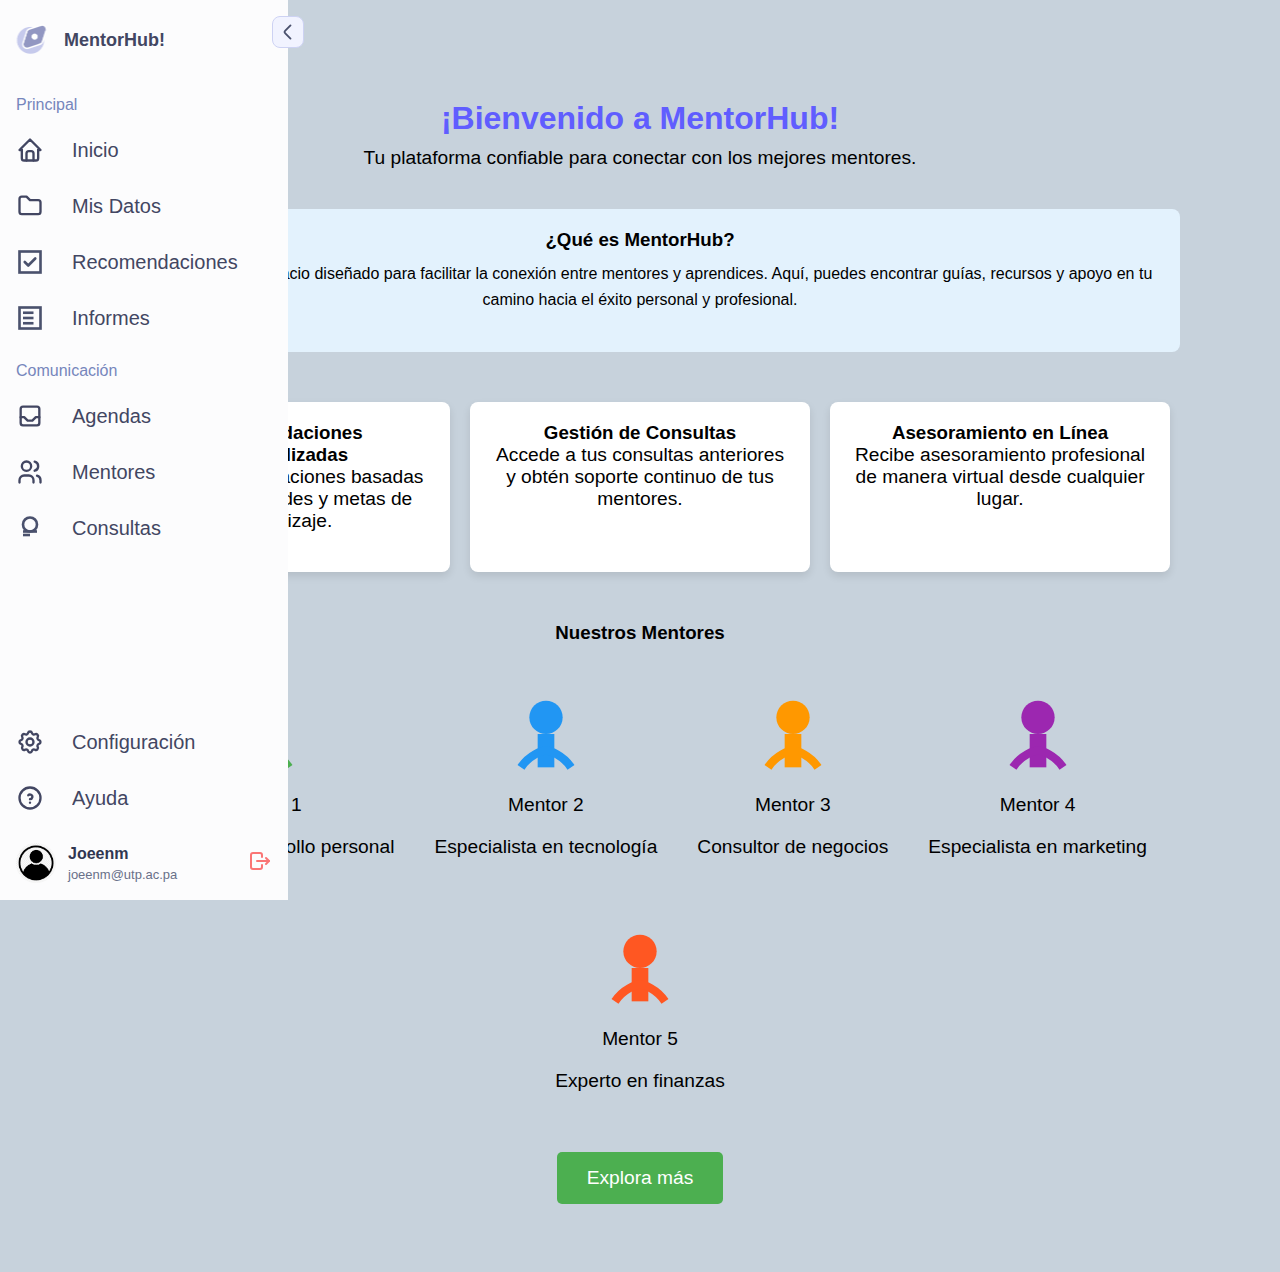
<file: views/index.html>
<!DOCTYPE html>
<html lang="en">

<head>
  <meta charset="utf-8">
  <title>MentorHub!</title>
  <link rel="icon" href="/asssets/images/logo.png" type="image/x-icon">
  <link rel="preconnect" href="https://fonts.googleapis.com">
  <link rel="preconnect" href="https://fonts.gstatic.com" crossorigin>
  <link href="https://fonts.googleapis.com/css2?family=Work+Sans&display=swap" rel="stylesheet">
  <link rel="stylesheet" href="/asssets/css/styleSidebar.css">
</head>

<body>
  <nav class="sidebar">
    <div class="sidebar-top-wrapper">
      <div class="sidebar-top">
        <a href="#" class="logo__wrapper">
          <img src="/asssets/images/logo.png" alt="Logo" class="logo-small">
          <span class="hide">
            MentorHub!
          </span>
        </a>
      </div>
      <div class="expand-btn">
        <svg width="16" height="16" viewBox="0 0 16 16" fill="none" xmlns="http://www.w3.org/2000/svg">
          <path d="M6.00979 2.72L10.3565 7.06667C10.8698 7.58 10.8698 8.42 10.3565 8.93333L6.00979 13.28"
            stroke="#4A516D" stroke-width="1.5" stroke-miterlimit="10" stroke-linecap="round" stroke-linejoin="round" />
        </svg>
      </div>
    </div>

    <div class="sidebar-links">
      <h2 class="sidebar-title">Principal</h2>
      <ul>
        <li>
          <a href="#home" title="Home" class="tooltip" id="home-link">
            <svg xmlns="http://www.w3.org/2000/svg" class="icon icon-tabler icon-tabler-home" width="24" height="24"
              viewBox="0 0 24 24" stroke-width="2" stroke="currentColor" fill="none" stroke-linecap="round"
              stroke-linejoin="round">
              <path stroke="none" d="M0 0h24v24H0z" fill="none"></path>
              <path d="M5 12l-2 0l9 -9l9 9l-2 0"></path>
              <path d="M5 12v7a2 2 0 0 0 2 2h10a2 2 0 0 0 2 -2v-7"></path>
              <path d="M9 21v-6a2 2 0 0 1 2 -2h2a2 2 0 0 1 2 2v6"></path>
            </svg>
            <span class="link hide">Inicio</span>
            <span class="tooltip__content">Inicio</span>
          </a>
        </li>
        <li>
          <a href="#mydata" title="mydata" class="tooltip" id="load-dataform">
              <svg xmlns="http://www.w3.org/2000/svg" width="24" height="24" viewBox="0 0 24 24" stroke-width="2"
                stroke="currentColor" fill="none" stroke-linecap="round" stroke-linejoin="round">
                <path stroke="none" d="M0 0h24v24H0z" fill="none"></path>
                <path d="M5 4h4l3 3h7a2 2 0 0 1 2 2v8a2 2 0 0 1 -2 2h-14a2 2 0 0 1 -2 -2v-11a2 2 0 0 1 2 -2"></path>
              </svg>
              <span class="link hide">Mis Datos</span>
              <span class="tooltip__content">Mis Datos</span>
          </a>
        </li>
        <li>
          <a href="#recommendations" title="Recommendations" class="tooltip" id="load-recommendations">
            <svg xmlns="http://www.w3.org/2000/svg" width="16" height="16" viewBox="0 0 16 16">
            <rect x="2" y="2" width="12" height="12" fill="none" stroke="#4A516D" stroke-width="1.5"/>
                <polyline points="5,8 7,10 11,6" fill="none" stroke="#4A516D" stroke-width="1.5" stroke-linecap="round" stroke-linejoin="round"/>
            </svg>
            <span class="link hide">Recomendaciones</span>
            <span class="tooltip__content">Recomendaciones</span>
          </a>
        </li>
        <li>
          <a href="#report" title="Report" class="tooltip" id="load-reports">
            <svg xmlns="http://www.w3.org/2000/svg" width="16" height="16" viewBox="0 0 16 16">
              <rect x="2" y="2" width="12" height="12" fill="none" stroke="#4A516D" stroke-width="1.5"/>
              <line x1="4" y1="5" x2="10" y2="5" stroke="#4A516D" stroke-width="1.5" />
              <line x1="4" y1="8" x2="10" y2="8" stroke="#4A516D" stroke-width="1.5" />
              <line x1="4" y1="11" x2="10" y2="11" stroke="#4A516D" stroke-width="1.5" />
            </svg>
            <span class="link hide">Informes</span>
            <span class="tooltip__content">Informes</span>
          </a>
        </li>
      </ul>
    </div>
    <div class="sidebar-links">
      <h2 class="sidebar-title">Comunicación</h2>
      <ul>
        <li>
          <a href="#schedule" title="schedule" class="tooltip">
            <svg xmlns="http://www.w3.org/2000/svg" width="24" height="24" viewBox="0 0 24 24" stroke-width="2"
              stroke="currentColor" fill="none" stroke-linecap="round" stroke-linejoin="round">
              <path stroke="none" d="M0 0h24v24H0z" fill="none"></path>
              <path d="M4 4m0 2a2 2 0 0 1 2 -2h12a2 2 0 0 1 2 2v12a2 2 0 0 1 -2 2h-12a2 2 0 0 1 -2 -2z"></path>
              <path d="M4 13h3l3 3h4l3 -3h3"></path>
            </svg>
            <span class="link hide">Agendas</span>
            <span class="tooltip__content">Agendas</span>
          </a>
        </li>
        <li>
          <a href="#mentors" title="Mentores" class="tooltip" id="load-mentors">
              <svg xmlns="http://www.w3.org/2000/svg" class="icon icon-tabler icon-tabler-users" width="24" height="24"
                  viewBox="0 0 24 24" stroke-width="2" stroke="currentColor" fill="none" stroke-linecap="round"
                  stroke-linejoin="round">
                  <path stroke="none" d="M0 0h24v24H0z" fill="none"></path>
                  <path d="M9 7m-4 0a4 4 0 1 0 8 0a4 4 0 1 0 -8 0"></path>
                  <path d="M3 21v-2a4 4 0 0 1 4 -4h4a4 4 0 0 1 4 4v2"></path>
                  <path d="M16 3.13a4 4 0 0 1 0 7.75"></path>
                  <path d="M21 21v-2a4 4 0 0 0 -3 -3.85"></path>
              </svg>
              <span class="link hide">Mentores</span>
              <span class="tooltip__content">Mentores</span>
          </a>
        </li>
        <li>
            <a href="#consultation" title="Consultation" class="tooltip">
              <svg xmlns="http://www.w3.org/2000/svg" width="16" height="16" viewBox="0 0 16 16">
                <circle cx="8" cy="6" r="4" fill="none" stroke="#4A516D" stroke-width="1.5" />
                <path d="M4 10H12" stroke="#4A516D" stroke-width="1.5" />
                <path d="M4 12H8" stroke="#4A516D" stroke-width="1.5" />
              </svg>
              <span class="link hide">Consultas</span>
              <span class="tooltip__content">Consultas</span>
            </a>
          </li>
      </ul>
    </div>

    <div class="sidebar-links bottom-links">
      <ul>
        <li>
          <a href="#settings" title="Settings" class="tooltip">
            <svg xmlns="http://www.w3.org/2000/svg" width="24" height="24" viewBox="0 0 24 24" stroke-width="2"
              stroke="currentColor" fill="none" stroke-linecap="round" stroke-linejoin="round">
              <path stroke="none" d="M0 0h24v24H0z" fill="none"></path>
              <path
                d="M10.325 4.317c.426 -1.756 2.924 -1.756 3.35 0a1.724 1.724 0 0 0 2.573 1.066c1.543 -.94 3.31 .826 2.37 2.37a1.724 1.724 0 0 0 1.065 2.572c1.756 .426 1.756 2.924 0 3.35a1.724 1.724 0 0 0 -1.066 2.573c.94 1.543 -.826 3.31 -2.37 2.37a1.724 1.724 0 0 0 -2.572 1.065c-.426 1.756 -2.924 1.756 -3.35 0a1.724 1.724 0 0 0 -2.573 -1.066c-1.543 .94 -3.31 -.826 -2.37 -2.37a1.724 1.724 0 0 0 -1.065 -2.572c-1.756 -.426 -1.756 -2.924 0 -3.35a1.724 1.724 0 0 0 1.066 -2.573c-.94 -1.543 .826 -3.31 2.37 -2.37c1 .608 2.296 .07 2.572 -1.065z">
              </path>
              <path d="M9 12a3 3 0 1 0 6 0a3 3 0 0 0 -6 0"></path>
            </svg>
            <span class="link hide">Configuración</span>
            <span class="tooltip__content">Configuración</span>
          </a>
        </li>
        <li>
          <a href="#help" title="Help" class="tooltip">
            <svg xmlns="http://www.w3.org/2000/svg" width="24" height="24" viewBox="0 0 24 24" stroke-width="2"
              stroke="currentColor" fill="none" stroke-linecap="round" stroke-linejoin="round">
              <path stroke="none" d="M0 0h24v24H0z" fill="none"></path>
              <path d="M3 12a9 9 0 1 0 18 0a9 9 0 0 0 -18 0"></path>
              <path d="M12 16v.01"></path>
              <path d="M12 13a2 2 0 0 0 .914 -3.782a1.98 1.98 0 0 0 -2.414 .483"></path>
            </svg>
            <span class="link hide">Ayuda</span>
            <span class="tooltip__content">Ayuda</span>
          </a>
        </li>
      </ul>
    </div>
    <div class="divider"></div>
    <div class="sidebar__profile">
      <div class="avatar__wrapper">
        <img class="avatar" src="/asssets/images/profile.jpg" alt="Profile Picture">
        <div class="online__status"></div>
      </div>
      <section class="avatar__name hide">
        <div class="user-name">Joeenm</div>
        <div class="email">joeenm@utp.ac.pa</div>
      </section>
      <a href="#logout" class="logout">
        <svg xmlns="http://www.w3.org/2000/svg" class="icon icon-tabler icon-tabler-logout" width="24" height="24"
          viewBox="0 0 24 24" stroke-width="2" stroke="currentColor" fill="none" stroke-linecap="round"
          stroke-linejoin="round">
          <path stroke="none" d="M0 0h24v24H0z" fill="none"></path>
          <path d="M14 8v-2a2 2 0 0 0 -2 -2h-7a2 2 0 0 0 -2 2v12a2 2 0 0 0 2 2h7a2 2 0 0 0 2 -2v-2"></path>
          <path d="M9 12h12l-3 -3"></path>
          <path d="M18 15l3 -3"></path>
        </svg>
      </a>
    </div>
    </div>
  </nav>

  <main id="main-content" class="content">
    <!-- Aquí se cargará dinámicamente el contenido-->
  </main>

  <script src="/asssets/js/sidebar.js"></script>
</body>
</html>
</file>
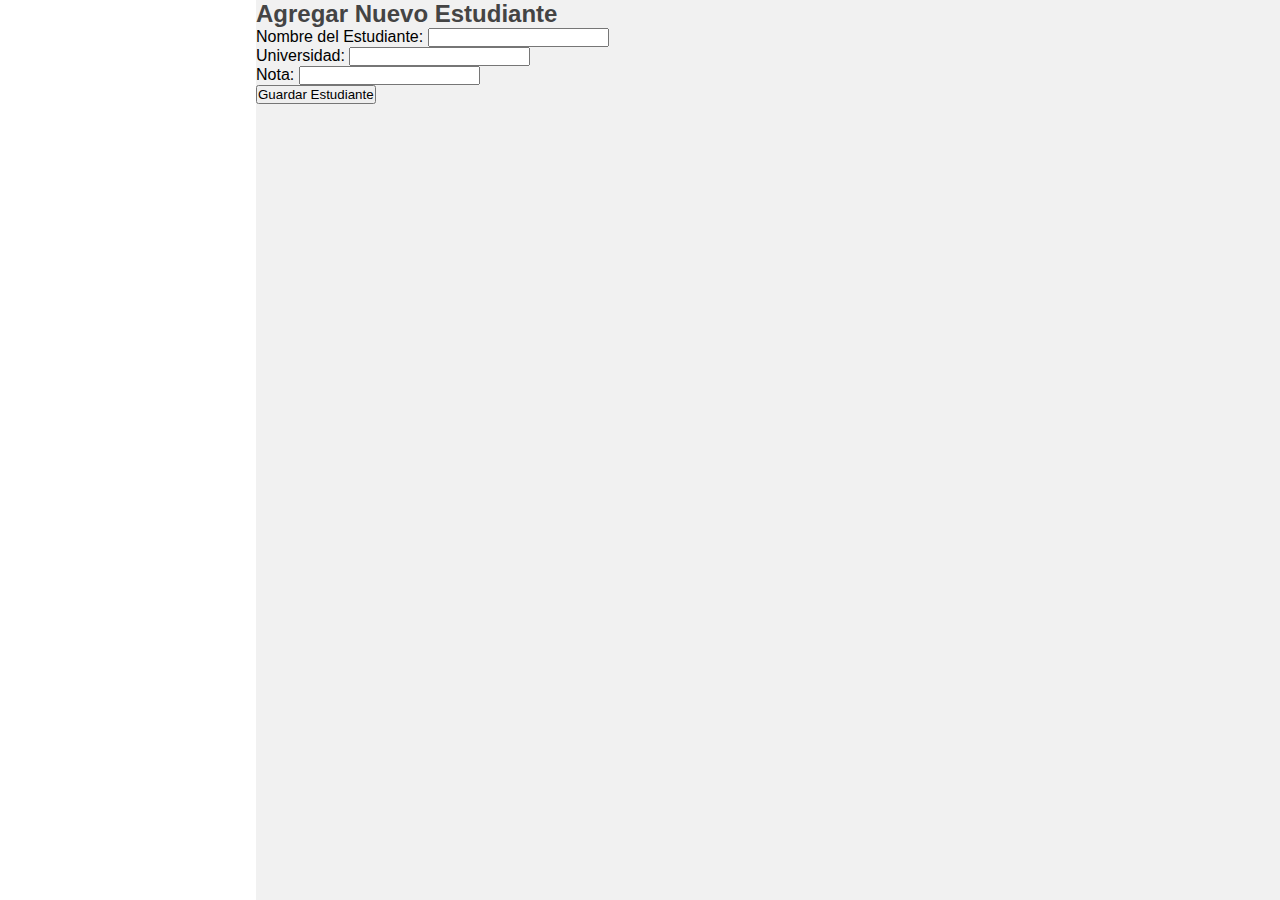
<file: views/agregar.html>
<?php include('conexion.php'); ?>

<!DOCTYPE html>
<html lang="en">
    
<head>
    <meta charset="UTF-8">
    <meta http-equiv="X-UA-Compatible" content="IE=edge">
    <meta name="viewport" content="width=device-width, initial-scale=1.0">
    <link rel="stylesheet" href="/asssets/css/estilo.css">
    <title>Agregar Estudiante</title>
</head>
<body>
    <div class="container">
        <h2>Agregar Nuevo Estudiante</h2>
        <form action="guardar_estudiante.php" method="POST">
            <label for="nombre">Nombre del Estudiante:</label>
            <input type="text" id="nombre" name="nombre" required><br>

            <label for="universidad">Universidad:</label>
            <input type="text" id="universidad" name="universidad" required><br>

            <label for="nota">Nota:</label>
            <input type="number" id="nota" name="nota" required><br>

            <input type="submit" value="Guardar Estudiante">
        </form>
    </div>
</body>
</html>
</file>
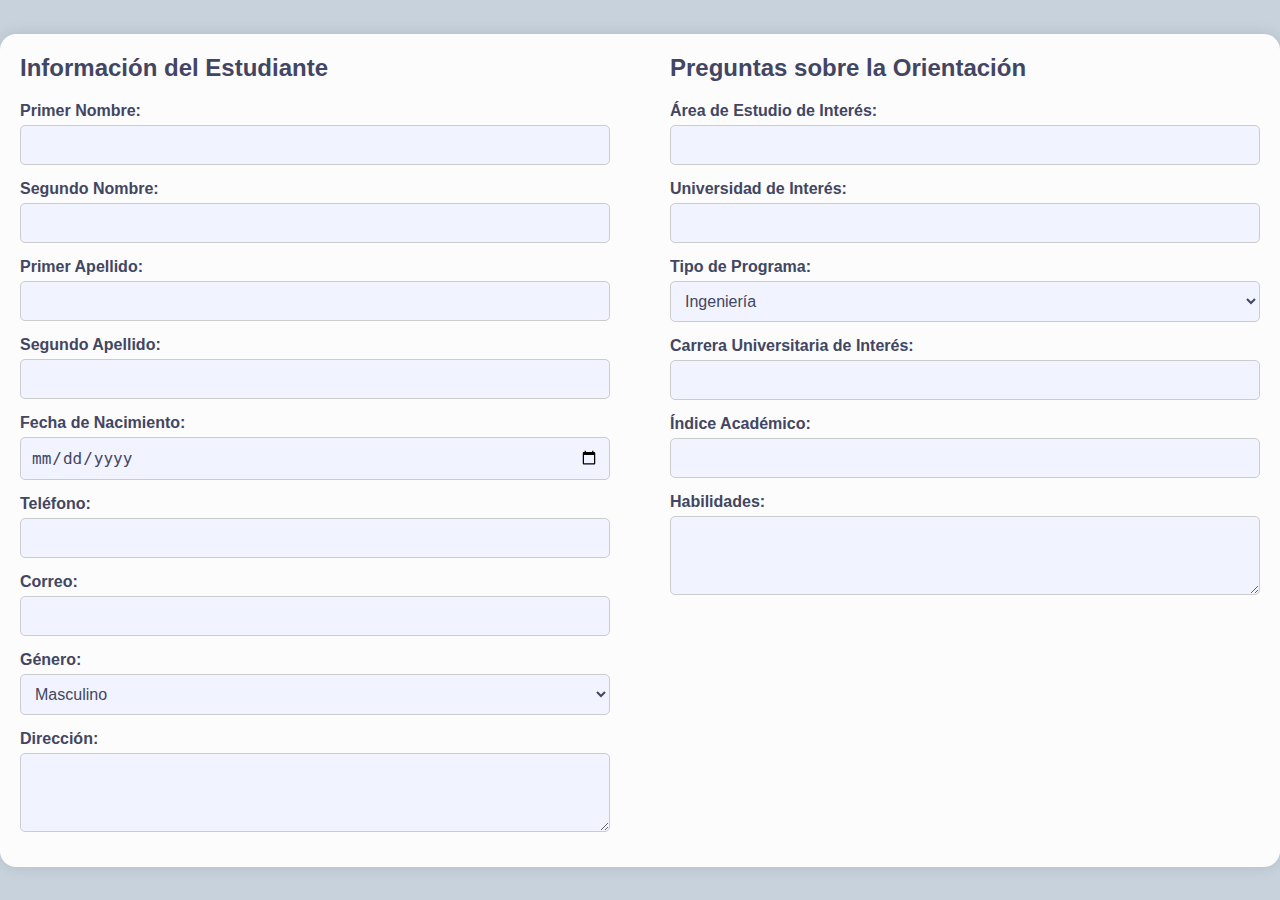
<file: views/dataForm.html>
<!DOCTYPE html>
<html lang="en">

<head>
  <meta charset="UTF-8">
  <meta name="viewport" content="width=device-width, initial-scale=1.0">
  <title>Mis datos - MentorHub</title>
  <link rel="stylesheet" href="/asssets/css/styleData.css">
</head>

<body>
  <div class="container">
    <div class="student-info">
      <h2>Información del Estudiante</h2>
      <form id="studentForm">
        <label for="firstName">Primer Nombre:</label>
        <input type="text" id="firstName" name="firstName">

        <label for="secondName">Segundo Nombre:</label>
        <input type="text" id="secondName" name="secondName">

        <label for="lastName1">Primer Apellido:</label>
        <input type="text" id="lastName1" name="lastName1">

        <label for="lastName2">Segundo Apellido:</label>
        <input type="text" id="lastName2" name="lastName2">

        <label for="birthDate">Fecha de Nacimiento:</label>
        <input type="date" id="birthDate" name="birthDate">

        <label for="phone">Teléfono:</label>
        <input type="tel" id="phone" name="phone">

        <label for="email">Correo:</label>
        <input type="email" id="email" name="email">

        <label for="gender">Género:</label>
        <select id="gender" name="gender">
          <option value="male">Masculino</option>
          <option value="female">Femenino</option>
          <option value="other">Otro</option>
        </select>

        <label for="address">Dirección:</label>
        <textarea id="address" name="address" rows="3"></textarea>
      </form>
    </div>

    <div class="orientation-info">
      <h2>Preguntas sobre la Orientación</h2>
      <form id="orientationForm">
        <label for="studyArea">Área de Estudio de Interés:</label>
        <input type="text" id="studyArea" name="studyArea">

        <label for="university">Universidad de Interés:</label>
        <input type="text" id="university" name="university">

        <label for="programType">Tipo de Programa:</label>
        <select id="programType" name="programType">
          <option value="ingenieria">Ingeniería</option>
          <option value="licenciatura">Licenciatura</option>
          <option value="tecnico">Técnico</option>
        </select>

        <label for="career">Carrera Universitaria de Interés:</label>
        <input type="text" id="career" name="career">

        <label for="gpa">Índice Académico:</label>
        <input type="number" id="gpa" name="gpa" step="0.01">

        <label for="skills">Habilidades:</label>
        <textarea id="skills" name="skills" rows="3"></textarea>
      </form>
    </div>
  </div>

  <script src=""></script>
</body>

</html>
</file>
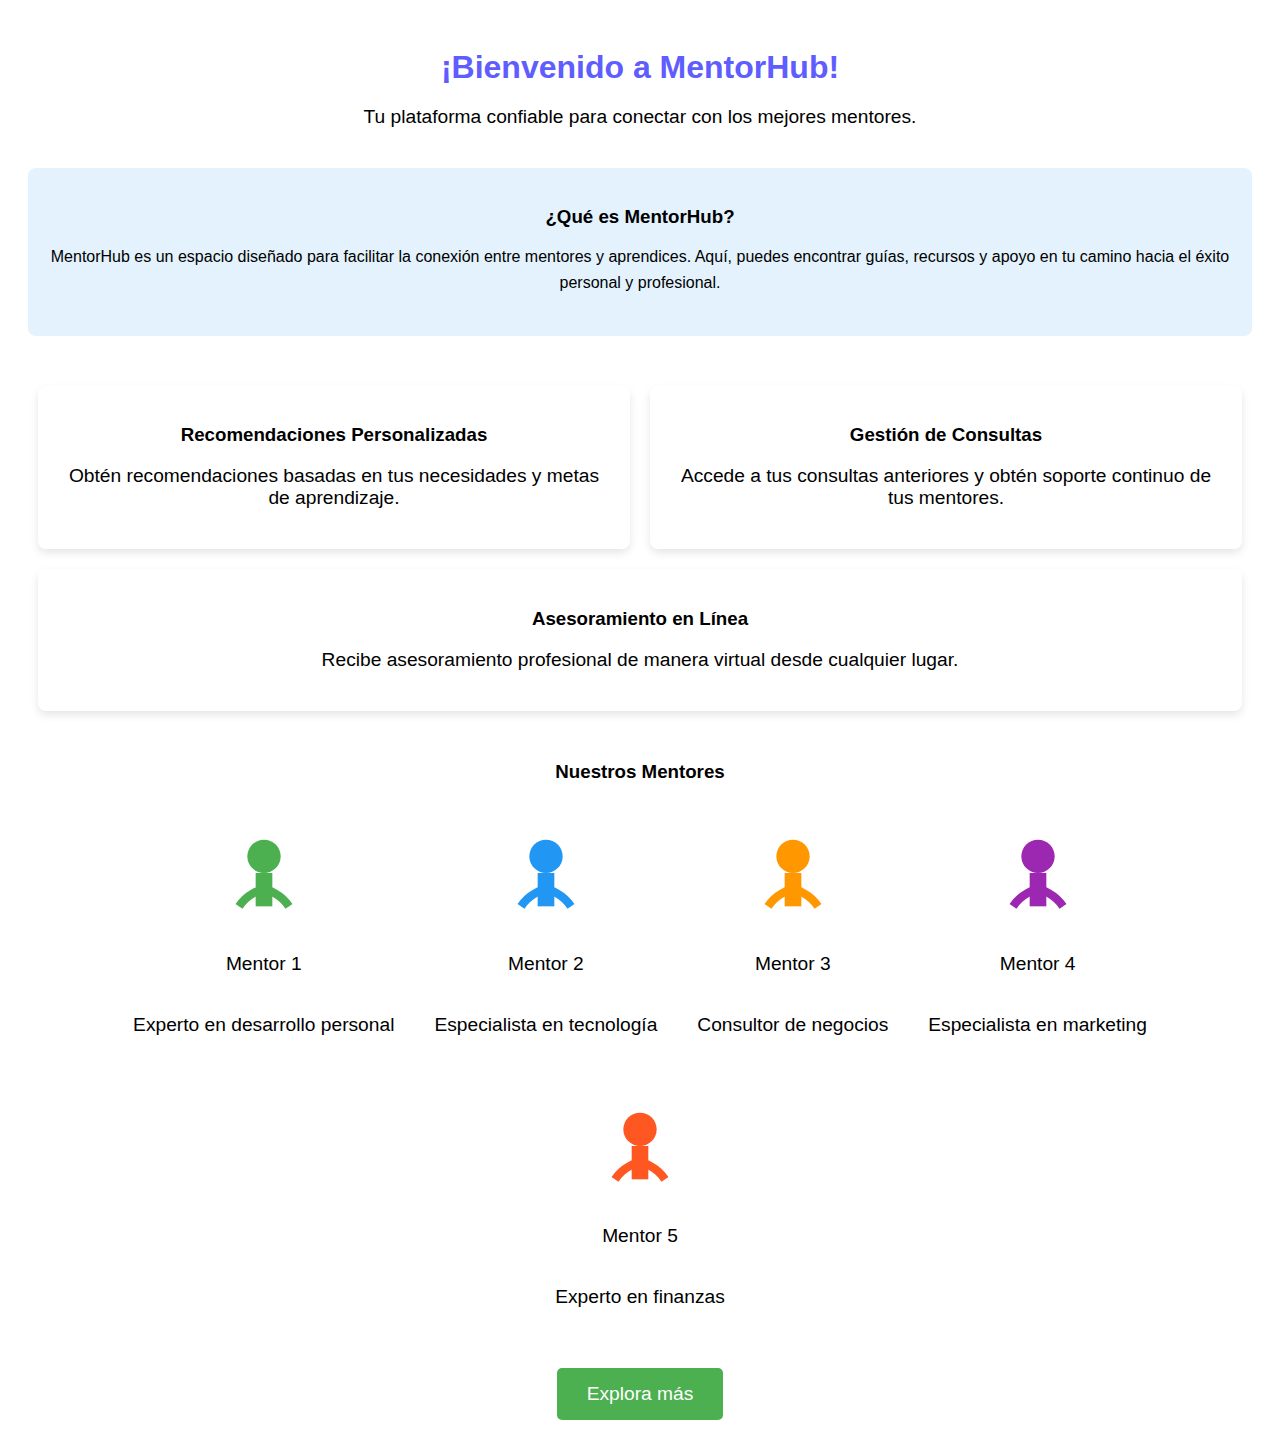
<file: views/home.html>
<!DOCTYPE html>
<html lang="en">
<head>
  <meta charset="UTF-8">
  <meta name="viewport" content="width=device-width, initial-scale=1.0">
  <title>Home - MentorHub</title>
  <link rel="stylesheet" href="/asssets/css/styleHome.css">
</head>
    <body>
        <div class="home-container">
        <h1>¡Bienvenido a MentorHub!</h1>
        <p>Tu plataforma confiable para conectar con los mejores mentores.</p>
    
        <div class="intro-section">
            <h3>¿Qué es MentorHub?</h3>
            <p>MentorHub es un espacio diseñado para facilitar la conexión entre mentores y aprendices. Aquí, puedes encontrar guías, recursos y apoyo en tu camino hacia el éxito personal y profesional.</p>
        </div>
    
        <div class="features">
            <div class="feature-box">
            <h3>Recomendaciones Personalizadas</h3>
            <p>Obtén recomendaciones basadas en tus necesidades y metas de aprendizaje.</p>
            </div>
            <div class="feature-box">
            <h3>Gestión de Consultas</h3>
            <p>Accede a tus consultas anteriores y obtén soporte continuo de tus mentores.</p>
            </div>
            <div class="feature-box">
            <h3>Asesoramiento en Línea</h3>
            <p>Recibe asesoramiento profesional de manera virtual desde cualquier lugar.</p>
            </div>
        </div>
    
        <div class="team-section">
            <h3>Nuestros Mentores</h3>
            <div class="team-members">
                <div class="team-member">
                    <svg xmlns="http://www.w3.org/2000/svg" class="mentor-icon" viewBox="0 0 24 24" width="100" height="100">
                        <circle cx="12" cy="8" r="4" fill="#4CAF50" />
                        <rect x="10" y="12" width="4" height="8" fill="#4CAF50" />
                        <path d="M6 20c2-3 5-4 6-4s4 1 6 4" fill="none" stroke="#4CAF50" stroke-width="2" />
                    </svg>
                    <p>Mentor 1</p>
                    <p>Experto en desarrollo personal</p>
                </div>
                <div class="team-member">
                    <svg xmlns="http://www.w3.org/2000/svg" class="mentor-icon" viewBox="0 0 24 24" width="100" height="100">
                        <circle cx="12" cy="8" r="4" fill="#2196F3" />
                        <rect x="10" y="12" width="4" height="8" fill="#2196F3" />
                        <path d="M6 20c2-3 5-4 6-4s4 1 6 4" fill="none" stroke="#2196F3" stroke-width="2" />
                    </svg>
                    <p>Mentor 2</p>
                    <p>Especialista en tecnología</p>
                </div>
                <div class="team-member">
                    <svg xmlns="http://www.w3.org/2000/svg" class="mentor-icon" viewBox="0 0 24 24" width="100" height="100">
                        <circle cx="12" cy="8" r="4" fill="#FF9800" />
                        <rect x="10" y="12" width="4" height="8" fill="#FF9800" />
                        <path d="M6 20c2-3 5-4 6-4s4 1 6 4" fill="none" stroke="#FF9800" stroke-width="2" />
                    </svg>
                    <p>Mentor 3</p>
                    <p>Consultor de negocios</p>
                </div>
                <div class="team-member">
                    <svg xmlns="http://www.w3.org/2000/svg" class="mentor-icon" viewBox="0 0 24 24" width="100" height="100">
                        <circle cx="12" cy="8" r="4" fill="#9C27B0" />
                        <rect x="10" y="12" width="4" height="8" fill="#9C27B0" />
                        <path d="M6 20c2-3 5-4 6-4s4 1 6 4" fill="none" stroke="#9C27B0" stroke-width="2" />
                    </svg>
                    <p>Mentor 4</p>
                    <p>Especialista en marketing</p>
                </div>
                <div class="team-member">
                    <svg xmlns="http://www.w3.org/2000/svg" class="mentor-icon" viewBox="0 0 24 24" width="100" height="100">
                        <circle cx="12" cy="8" r="4" fill="#FF5722" />
                        <rect x="10" y="12" width="4" height="8" fill="#FF5722" />
                        <path d="M6 20c2-3 5-4 6-4s4 1 6 4" fill="none" stroke="#FF5722" stroke-width="2" />
                    </svg>
                    <p>Mentor 5</p>
                    <p>Experto en finanzas</p>
                </div>
            </div>
        </div>        
    
        <button class="cta-button">Explora más</button>
        </div>
    </body>
</html>
</file>
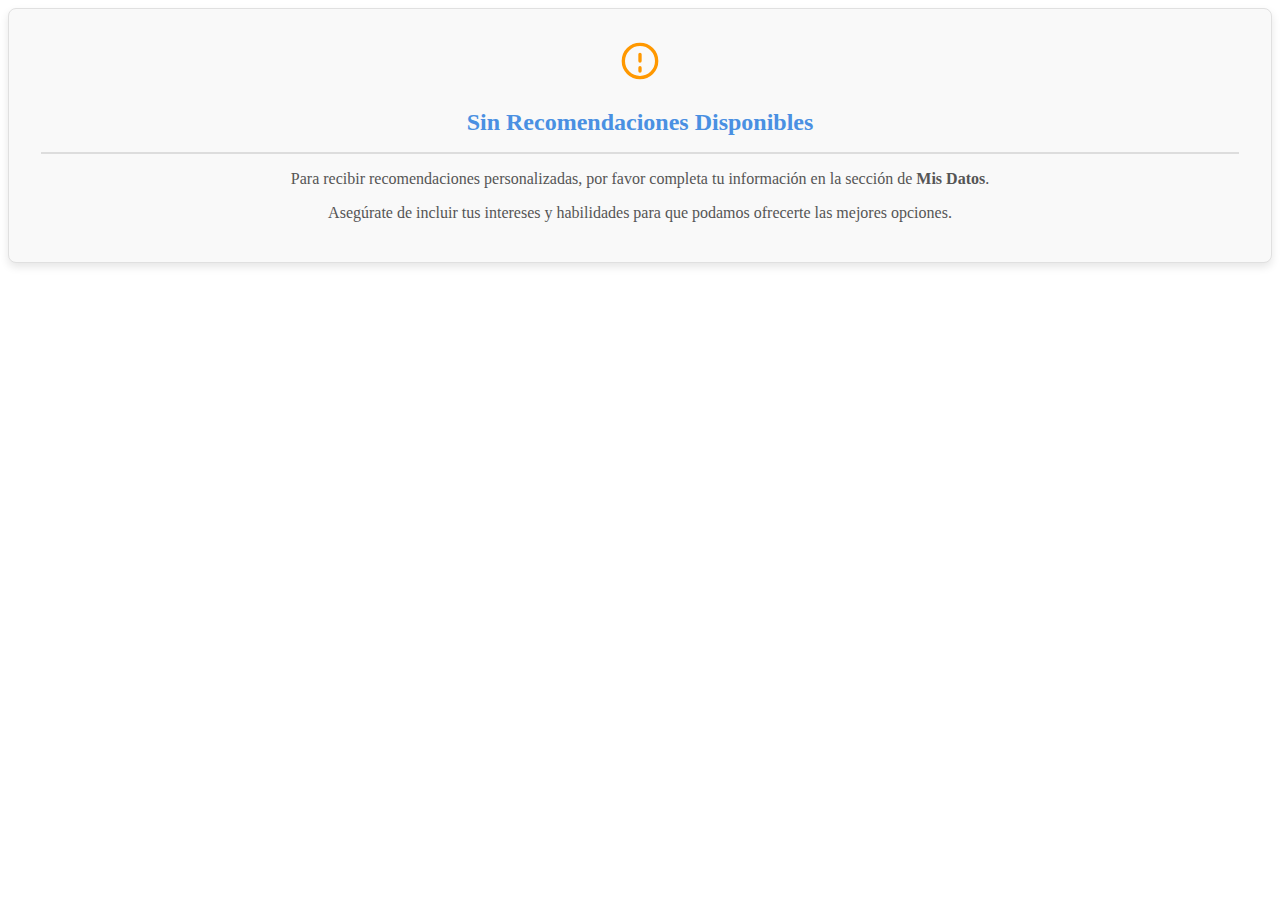
<file: views/recommendations.html>
<!DOCTYPE html>
<html lang="en">

<head>
  <meta charset="UTF-8">
  <meta name="viewport" content="width=device-width, initial-scale=1.0">
  <title>Recomendaciones - MentorHub</title>
  <link rel="stylesheet" href="/asssets/css/styleRecommendation.css">
</head>
  <body>

<!-- Tarjeta de no recomendaciones -->
<div id="no-recommendations" class="card no-recommendations-card">
  <div class="card-icon">
      <svg xmlns="http://www.w3.org/2000/svg" width="40" height="40" viewBox="0 0 24 24" fill="none" stroke="currentColor" stroke-width="2" stroke-linecap="round" stroke-linejoin="round" class="feather feather-alert-circle">
          <circle cx="12" cy="12" r="10"></circle>
          <path d="M12 16v2M12 8v4"></path>
      </svg>
  </div>
  <h3 class="card-title">Sin Recomendaciones Disponibles</h3>
  <p>Para recibir recomendaciones personalizadas, por favor completa tu información en la sección de <strong>Mis Datos</strong>.</p>
  <p>Asegúrate de incluir tus intereses y habilidades para que podamos ofrecerte las mejores opciones.</p>
</div>

<!-- Tarjeta de Recomendaciones -->
  <div id="recommendations-container" class="recommendations-container" style="display: none;">
    <section id="student-recommendations" class="recommendations-section">
      <div class="recommendations-container">
    
        <!-- Primera Recomendación -->
        <div class="card">
          <h2 class="card-title">Recomendación 1</h2>
          <div class="card-section student-info">
            <h3 class="section-subtitle">Tu Información</h3>
            <p><strong>Nombre:</strong> Juan Pérez</p>
            <p><strong>Área de Estudio de Interés:</strong> Ingeniería de Software</p>
            <p><strong>Carrera Universitaria de Interés:</strong> Ingeniería en Computación</p>
            <p><strong>Índice Académico:</strong> 3.75</p>
            <p><strong>Habilidades:</strong> Programación, Resolución de problemas, Trabajo en equipo</p>
          </div>
    
          <div class="card-section recommendations-content">
            <h3 class="section-subtitle">Universidades Recomendadas</h3>
            <ul class="university-list">
              <li id="university-item">Universidad de Stanford - Ingeniería en Computación</li>
              <li id="university-item">MIT - Ciencias de la Computación</li>
              <li id="university-item">Universidad Politécnica de Madrid - Ingeniería en Sistemas</li>
            </ul>
          </div>
    
          <div class="card-section recommendations-content">
            <h3 class="section-subtitle">Oportunidades de Trabajo Recomendadas</h3>
            <ul class="job-list">
              <li id="job-item">Prácticas en Google - Desarrollador Junior</li>
              <li id="job-item">Prácticas en Microsoft - Ingeniero de Software</li>
              <li id="job-item">Pasante en Intel - Desarrollo de Software Embebido</li>
            </ul>
          </div>
    
          <div class="card-section mentor-comment">
            <h3 class="section-subtitle">Comentario del Mentor</h3>
            <p>"Juan, tienes un gran potencial en el área de desarrollo de software. Sigue así."</p>
            <p><strong>- María Rodríguez, Mentor</strong></p>
          </div>
        </div>
    
        <!-- Segunda Recomendación -->
        <div class="card">
          <h2 class="card-title">Recomendación 2</h2>
          <div class="card-section student-info">
            <h3 class="section-subtitle">Tu Información</h3>
            <p><strong>Nombre:</strong> Juan Pérez</p>
            <p><strong>Área de Estudio de Interés:</strong> Inteligencia Artificial</p>
            <p><strong>Carrera Universitaria de Interés:</strong> Ciencias de Datos</p>
            <p><strong>Índice Académico:</strong> 3.75</p>
            <p><strong>Habilidades:</strong> Análisis de datos, Estadística, Programación en Python</p>
          </div>
    
          <div class="card-section recommendations-content">
            <h3 class="section-subtitle">Universidades Recomendadas</h3>
            <ul class="university-list">
              <li id="university-item">Carnegie Mellon University - Ciencias de Datos</li>
              <li id="university-item">Harvard University - Análisis de Datos</li>
              <li id="university-item">Universidad de Cambridge - Ciencias de Datos</li>
            </ul>
          </div>
    
          <div class="card-section recommendations-content">
            <h3 class="section-subtitle">Oportunidades de Trabajo Recomendadas</h3>
            <ul class="job-list">
              <li id="job-item">Analista de Datos en Facebook</li>
              <li id="job-item">Científico de Datos en Amazon</li>
              <li id="job-item">Pasante en Nvidia - Investigación en AI</li>
            </ul>
          </div>
    
          <div class="card-section mentor-comment">
            <h3 class="section-subtitle">Comentario del Mentor</h3>
            <p>"Tus habilidades en análisis de datos y tu índice académico te hacen un excelente candidato para la investigación en inteligencia artificial."</p>
            <p><strong>- Carlos Méndez, Mentor</strong></p>
          </div>
        </div>
    
      </div>
    </section>
  </div>

    <script src="/asssets/js/recommendations.js"></script>
  </body>

</html>
</file>
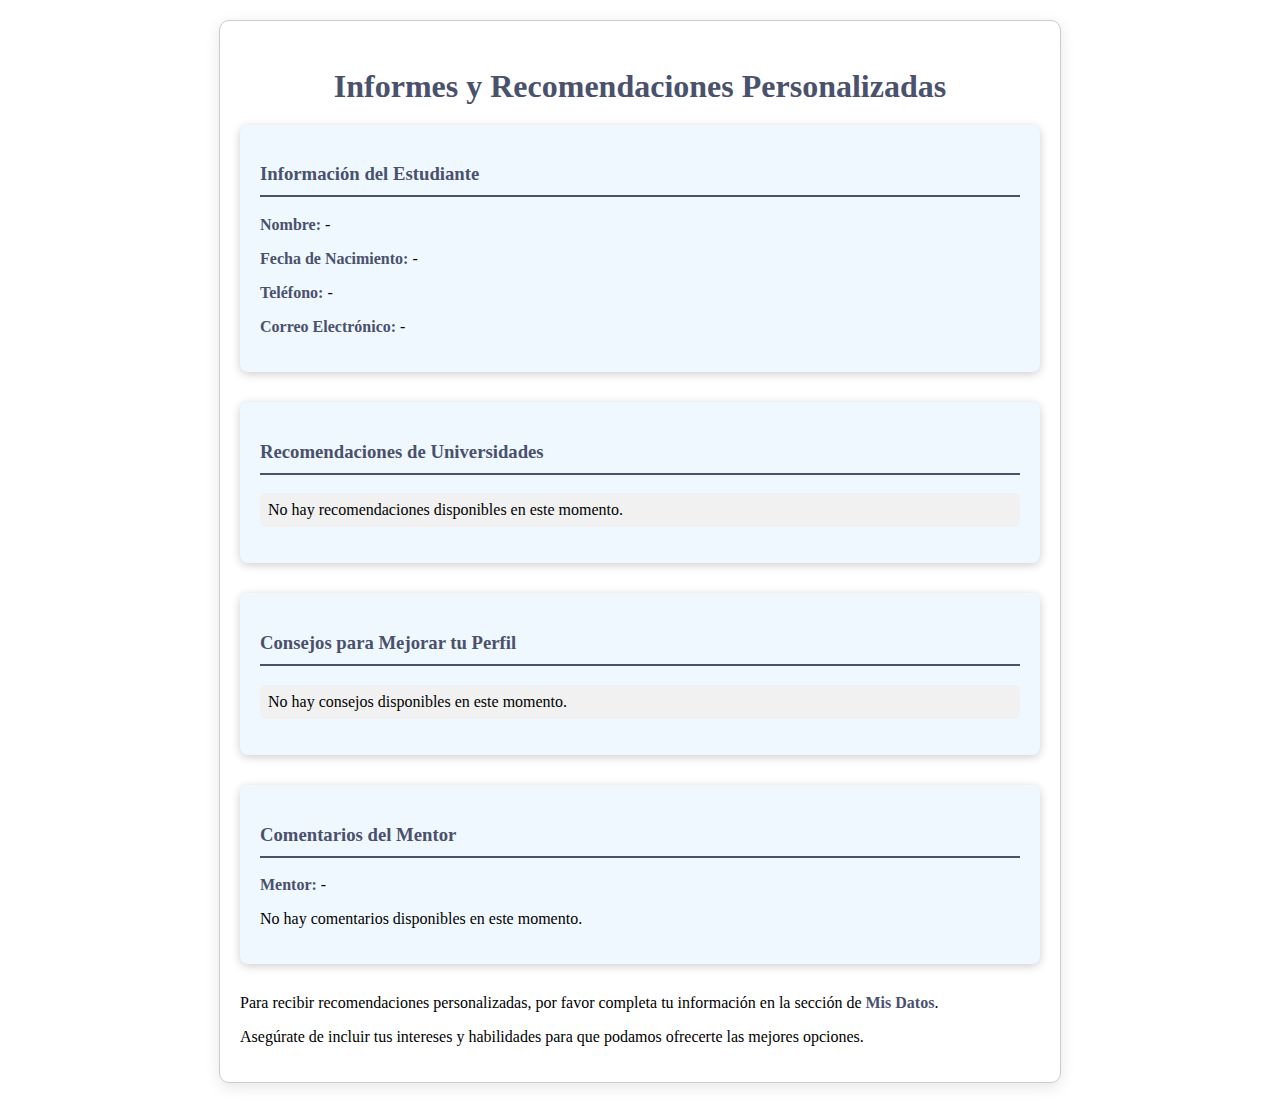
<file: views/reports.html>
<!DOCTYPE html>
<html lang="en">

<head>
  <meta charset="UTF-8">
  <meta name="viewport" content="width=device-width, initial-scale=1.0">
  <title>Mis datos - MentorHub</title>
  <link rel="stylesheet" href="/asssets/css/styleReport.css">
</head>

<body>

    <section class="reports-section">
        <h2 class="section-title">Informes y Recomendaciones Personalizadas</h2>

        <div class="student-info">
            <h3>Información del Estudiante</h3>
            <p><strong>Nombre:</strong> -</p>
            <p><strong>Fecha de Nacimiento:</strong> -</p>
            <p><strong>Teléfono:</strong> -</p>
            <p><strong>Correo Electrónico:</strong> -</p>
        </div>

        <div class="recommendations">
          <h3>Recomendaciones de Universidades</h3>
          <ul id="university-recommendations">
              <li id="university-item">No hay recomendaciones disponibles en este momento.</li>
          </ul>
      </div>
      
      <div class="improvement-tips">
          <h3>Consejos para Mejorar tu Perfil</h3>
          <ul id="improvement-tips-list">
              <li id="tip-item">No hay consejos disponibles en este momento.</li>
          </ul>
      </div>

        <div class="mentor-feedback">
            <h3>Comentarios del Mentor</h3>
            <p><strong>Mentor:</strong> -</p>
            <p>No hay comentarios disponibles en este momento.</p>
        </div>

        <div class="info-message">
            <p>Para recibir recomendaciones personalizadas, por favor completa tu información en la sección de <strong>Mis Datos</strong>.</p>
            <p>Asegúrate de incluir tus intereses y habilidades para que podamos ofrecerte las mejores opciones.</p>
        </div>
    </section>

<!--     <section class="reports-section">
        <h2 class="section-title">Informes y Recomendaciones Personalizadas</h2>
      
        <div class="student-info">
          <h3>Información del Estudiante</h3>
          <p><strong>Nombre:</strong> Juan Pérez</p>
          <p><strong>Fecha de Nacimiento:</strong> 15 de marzo de 2000</p>
          <p><strong>Teléfono:</strong> 123-456-7890</p>
          <p><strong>Correo Electrónico:</strong> juan.perez@example.com</p>
        </div>
      
        <div class="recommendations">
          <h3>Recomendaciones de Universidades</h3>
          <ul id="university-recommendations">
            <li id="university-item">Universidad de Harvard - Programa de Ingeniería de Datos</li>
            <li id="university-item">MIT - Licenciatura en Ciencias de la Computación</li>
            <li id="university-item">Universidad de Stanford - Maestría en Análisis de Datos</li>
          </ul>
        </div>
      
        <div class="improvement-tips">
          <h3>Consejos para Mejorar tu Perfil</h3>
          <ul id="improvement-tips-list">
            <li id="tip-item">Considera realizar proyectos prácticos para demostrar tus habilidades.</li>
            <li id="tip-item">Participa en talleres de habilidades blandas y técnicas.</li>
            <li id="tip-item">Networking: Conéctate con profesionales en tu área de interés.</li>
          </ul>
        </div>
      
        <div class="mentor-feedback">
          <h3>Comentarios del Mentor</h3>
          <p><strong>Mentor:</strong> Dr. Ana Gómez</p>
          <p>“Juan, tu índice académico es impresionante. Te recomiendo que te enfoques en proyectos que resalten tus habilidades técnicas. ¡Estoy seguro de que tendrás éxito en tu búsqueda de universidades y empleos!”</p>
        </div>
      </section> -->
      

  <script src=""></script>
</body>

</html>
</file>
<file: asssets/css/styleSidebar.css>
:root {
  --primary-color: #272727;
  --text: white;
  --white: #FFFFFF;
  --sidebar-primary: #605DFF;
  --sidebar-primary-light: #5DA8FF;
  --sidebar-primary-hover: #605DFF10;
  --sidebar-background: #FCFCFD;
  --background: #F1F3FF;
  --full-bg: #C7D2DC;
  --text-link: #424662;
  --headline: #7686BC;
  --cta-background: #EBF3FF;
  --cta-background-darker: #CFD5FF;
  --cta-background-border: #CDD2F3;
  --cta-text: #1C2035;
  --neutral: #E6E8F0;
  --expand-button: #4A516D;
  --logout: #FA7575;
  --text: #303651;
  --text-lighter: #697089;
}

body {
  font-family: 'Work Sans', sans-serif;
  background: var(--full-bg);
  font-size: 16px;
  padding: 2rem;
  height: 100vh;
}

html {
  height: 100%;
}

* {
  margin: 0;
  padding: 0;
  box-sizing: border-box;
}

.sidebar {
  position: fixed; /* Cambia a fixed para mantenerla completamente fija en la pantalla */
  top: 0;
  left: 0;
  width: 18rem; /* Define un ancho fijo */
  height: 100vh; /* Asegura que ocupe todo el alto de la pantalla */
  padding: 1rem 0;
  background: var(--sidebar-background);
  color: var(--white);
  display: flex;
  flex-direction: column;
  z-index: 1000; /* Asegura que esté siempre por encima del contenido principal */
  transition: width 0.3s ease-in-out;
}

body.collapsed .sidebar {
  width: 5rem; /* Cambia el ancho al colapsar */
}

/* Estilo para atenuar el contenido */
.content.attenuate {
  opacity: 0.3; /* Cambia el valor según sea necesario */
  transition: opacity 0.3s ease; /* Añadir una transición suave */
}

/* Ajustes adicionales para cuando está colapsada */
body.collapsed .hide {
  display: none;
}

/*? sidebar top */
.sidebar-top-wrapper {
  display: flex;
}

.sidebar-top {
  position: relative;
  display: flex;
  align-items: start;
  justify-content: center;
  flex-direction: column;
  overflow: hidden;
  height: 4rem;
  padding-bottom: 1rem;
}

body.collapsed .sidebar-top {
  display: flex;
  flex-direction: column;
  justify-content: center;
}

.logo__wrapper {
  display: flex;
  align-items: center;
  color: var(--text-link);
  font-weight: 700;
  text-decoration: none;
  font-size: 1.125rem;
  gap: 1rem;
  padding: 0 1rem;
}

.logo-small {
  height: 2rem;
  width: 2rem;
  overflow: hidden;
  object-fit: cover;
}


/*? menu links */
.sidebar-links {
  margin-top: 1rem;
  width: 100%;
}

.sidebar-links h2 {
  margin-left: 1rem;
  color: var(--headline);
  font-size: 1rem;
  font-weight: 500;
  line-height: 1.125rem;
  margin-bottom: 0.5rem;
  animation: fadeIn 0.2s ease-in-out;
}

body.collapsed .sidebar-title {
  display: none;
}

.sidebar-links ul {
  list-style-type: none;
  position: relative;
  display: flex;
  column-gap: 0.5rem;
  flex-direction: column;
  margin: 0;
  padding: 0;
}

.sidebar-links li {
  color: var(--text-link);
}

body.collapsed .sidebar-links li {
  display: flex;
  justify-content: center;
  align-items: center;
}

.sidebar-links li svg {
  stroke: var(--text-link);
  width: 1.75rem;
  height: 1.75rem;
  min-width: 1.75rem;
}

.sidebar-links li a:hover svg {
  color: var(--sidebar-primary);
}

.sidebar-links li a:hover {
  color: var(--sidebar-primary);
}

.sidebar-links li a {
  color: var(--text-link);
  flex-grow: 1;
  padding: 0 1rem;
  font-size: 1.25rem;
  display: flex;
  gap: 1.75rem;
  justify-content: center;
  align-items: center;
  height: 3.5rem;
  text-decoration: none;
  transition: background-color 0.2s ease-in-out;
}

.sidebar-links li a .link {
  flex-grow: 1;
  overflow: hidden;
  white-space: nowrap;
  animation: fadeIn 0.2s ease-in-out;
}

.sidebar-links li a img {
  height: 2.125rem;
  width: 2.125rem;
}

.sidebar-links .active:hover {
  background-color: var(--sidebar-primary-hover);
}

.sidebar-links .active {
  text-decoration: none;
  background-color: var(--sidebar-primary-hover);
  color: var(--text-link);
}

.sidebar-links .active svg {
  stroke: var(--text-link);
}

.sidebar-links li a:hover svg {
  stroke: var(--sidebar-primary);
  color: var(--sidebar-primary);
}

.sidebar-links li a:hover {
  color: var(--sidebar-primary);
}

/* ?tooltip */
.tooltip {
  position: relative;
}

.tooltip .tooltip__content::after {
  content: " ";
  position: absolute;
  top: 50%;
  left: 0%;
  margin-left: -0.625rem;
  margin-top: -0.3125rem;
  border-width: 0.3125rem;
  border-style: solid;
  border-color: transparent var(--cta-text) transparent transparent;
}

.tooltip .tooltip__content {
  visibility: hidden;
  background-color: var(--cta-text);
  color: var(--white);
  text-align: center;
  border-radius: 0.375rem;
  padding: 0.375rem 0.75rem;
  position: absolute;
  z-index: 1;
  left: 5.625rem;
}

.collapsed .tooltip:hover .tooltip__content {
  visibility: visible;
}

/*? profile part */
.sidebar__profile {
  margin-top: 1rem;
  display: flex;
  align-items: center;
  gap: 0.75rem;
  flex-direction: row;
  padding: 0 1rem;
  color: var(--text-link);
  overflow-x: hidden;
  min-height: 2.6125rem;
}

.avatar__wrapper {
  position: relative;
  display: flex;
}

.avatar {
  display: block;
  width: 2.5rem;
  height: 2.5rem;
  object-fit: cover;
  cursor: pointer;
  border-radius: 50%;
}

.avatar__name {
  display: flex;
  flex-direction: column;
  gap: 0.25rem;
  white-space: nowrap;
  animation: fadeIn 0.2s ease-in-out;
}

.user-name {
  font-weight: 600;
  text-align: left;
  color: var(--text);
  animation: fadeIn 0.2s ease-in-out;
}

.email {
  color: var(--text-lighter);
  font-size: 0.8125rem;
  animation: fadeIn 0.2s ease-in-out;
}

.logout {
  animation: fadeIn 0.2s ease-in-out;
  margin-left: auto;
}

.logout svg {
  color: var(--logout);
}

body.collapsed .logout {
  display: none;
}

/*? Expand button */

.expand-btn {
  position: absolute;
  display: grid;
  place-items: center;
  cursor: pointer;
  right: -1rem;
  border: 1px solid var(--cta-background-border);
  background-color: var(--background);
  z-index: 2;
  width: 2rem;
  height: 2rem;
  border-radius: 0.5rem;
}

.expand-btn svg {
  transform: rotate(-180deg);
  stroke: var(--expand-button);
  width: 1.25rem;
  height: 1.25rem;
}

body.collapsed .expand-btn svg {
  transform: rotate(-360deg);
}

.bottom-links {
  margin-top: auto;
}

@keyframes fadeIn {
  from {
    width: 0;
    opacity: 0;
  }

  to {
    opacity: 1;
    width: 100%;
  }
}

#main-content {
  width: 100%;
  display: flex; /* Habilita flexbox */
  justify-content: center; /* Centra el contenido horizontalmente */
  padding: 3rem; /* Añade un poco de espacio alrededor */
}
</file>
<file: asssets/css/estilo.css>
* {
    margin: 0;
    padding: 0;
    box-sizing: border-box;
    font-family: 'Poppins', sans-serif;
}
body {
    min-height: 100vh;
}
a {
    text-decoration: none;
}
li {
    list-style: none;
}
h1,
h2 {
    color: #444;
}
h3 {
    color: #999;
}
.btn {
    background: #6cced9c5;
    color: white;
    padding: 5px 10px;
    text-align: center;
}
.btn:hover {
    color: #6cced9c5;
    background: white;
    padding: 3px 8px;
    border: 2px solid #6cced9c5;
}
.title {
    display: flex;
    align-items: center;
    justify-content: space-around;
    padding: 15px 10px;
    border-bottom: 2px solid #999;
}
table {
    padding: 10px;
}
th,
td {
    text-align: left;
    padding: 8px;
}
.side-menu {
    position: fixed;
    background: #5490f0;
    width: 20vw;
    min-height: 100vh;
    display: flex;
    flex-direction: column;
}
.side-menu .brand-name {
    height: 10vh;
    display: flex;
    align-items: center;
    justify-content: center;
}
.side-menu li {
    font-size: 24px;
    padding: 10px 40px;
    color: white;
    display: flex;
    align-items: center;
}
.side-menu li:hover {
    background: white;
    color: #6cced9c5;
}
.container {
    position: absolute;
    right: 0;
    width: 80vw;
    height: 100vh;
    background: #f1f1f1;
}
.container .header {
    position: fixed;
    top: 0;
    right: 0;
    width: 80vw;
    height: 10vh;
    background: white;
    display: flex;
    align-items: center;
    justify-content: center;
    box-shadow: 0 4px 8px 0 rgba(0, 0, 0, 0.2);
    z-index: 1;
}
.container .header .nav {
    width: 90%;
    display: flex;
    align-items: center;
}
.container .header .nav .search {
    flex: 3;
    display: flex;
    justify-content: center;
}
.container .header .nav .search input[type=text] {
    border: none;
    background: #f1f1f1;
    padding: 10px;
    width: 50%;
}
.container .header .nav .search button {
    width: 40px;
    height: 40px;
    border: none;
    display: flex;
    align-items: center;
    justify-content: center;
}
.container .header .nav .search button img {
    width: 30px;
    height: 30px;
}
.container .header .nav .user {
    flex: 1;
    display: flex;
    justify-content: space-between;
    align-items: center;
}
.container .header .nav .user img {
    width: 40px;
    height: 40px;
}
.container .header .nav .user .img-case {
    position: relative;
    width: 50px;
    height: 50px;
}
.container .header .nav .user .img-case img {
    position: absolute;
    top: 0;
    left: 0;
    width: 100%;
    height: 100%;
}
.container .content {
    position: relative;
    margin-top: 10vh;
    min-height: 90vh;
    background: #f1f1f1;
}
.container .content .cards {
    padding: 20px 15px;
    display: flex;
    align-items: center;
    justify-content: space-between;
    flex-wrap: wrap;
}
.container .content .cards .card {
    width: 250px;
    height: 150px;
    background: white;
    margin: 20px 10px;
    display: flex;
    align-items: center;
    justify-content: space-around;
    box-shadow: 0 4px 8px 0 rgba(0, 0, 0, 0.2), 0 6px 20px 0 rgba(0, 0, 0, 0.19);
}
.container .content .content-2 {
    min-height: 60vh;
    display: flex;
    justify-content: space-around;
    align-items: flex-start;
    flex-wrap: wrap;
}
.container .content .content-2 .recent-payments {
    min-height: 50vh;
    flex: 5;
    background: white;
    margin: 0 25px 25px 25px;
    box-shadow: 0 4px 8px 0 rgba(0, 0, 0, 0.2), 0 6px 20px 0 rgba(0, 0, 0, 0.19);
    display: flex;
    flex-direction: column;
}
.container .content .content-2 .new-students {
    flex: 2;
    background: white;
    min-height: 50vh;
    margin: 0 25px;
    box-shadow: 0 4px 8px 0 rgba(0, 0, 0, 0.2), 0 6px 20px 0 rgba(0, 0, 0, 0.19);
    display: flex;
    flex-direction: column;
}
.container .content .content-2 .new-students table td:nth-child(1) img {
    height: 40px;
    width: 40px;
}
@media screen and (max-width: 1050px) {
    .side-menu li {
        font-size: 18px;
    }
}
@media screen and (max-width: 940px) {
    .side-menu li span {
        display: none;
    }
    .side-menu {
        align-items: center;
    }
    .side-menu li img {
        width: 40px;
        height: 40px;
    }
    .side-menu li:hover {
        background: #6cced9c5;
        padding: 8px 38px;
        border: 2px solid white;
    }
}
@media screen and (max-width:536px) {
    .brand-name h1 {
        font-size: 16px;
    }
    .container .content .cards {
        justify-content: center;
    }
    .side-menu li img {
        width: 30px;
        height: 30px;
    }
    .container .content .content-2 .recent-payments table th:nth-child(2),
    .container .content .content-2 .recent-payments table td:nth-child(2) {
        display: none;
    }
}
</file>
<file: asssets/css/styleData.css>
* {
    box-sizing: border-box;
    margin: 0;
    padding: 0;
  }
  
  body {
    font-family: 'Work Sans', sans-serif;
    background-color: #C7D2DC;
    display: flex;
    justify-content: center;
    align-items: center;
    height: 100vh;
  }
  
  .container {
    display: flex;
    flex-wrap: wrap;
    gap: 20px;
    max-width: 1400px;
    width: 100%;
    border-radius: 1rem;
    background-color: #FCFCFD;
    color: #424662;
    box-shadow: 0 0 15px rgba(0, 0, 0, 0.1);
  }
  
  .student-info,
  .orientation-info {
    flex: 1 1 45%;
    padding: 20px;
    border-radius: 8px;
  }
  
  h2 {
    margin-bottom: 20px;
  }
  
  form {
    display: flex;
    flex-direction: column;
  }
  
  label {
    margin-bottom: 5px;
    font-weight: bold;
  }
  
  input,
  select,
  textarea {
    margin-bottom: 15px;
    padding: 10px;
    font-size: 1rem;
    border: 1px solid #ccc;
    border-radius: 5px;
    width: 100%;
    color: #424662;
    background-color: #F1F3FF;
    transition: border-color 0.3s;
  }

  input:focus,
    select:focus,
    textarea:focus {
        border-color: #605DFF;
        outline: none;
    }
  
  textarea {
    resize: vertical;
  }
  
  @media (max-width: 768px) {
    .student-info,
    .orientation-info {
      flex: 1 1 100%;
    }
  }
</file>
<file: asssets/css/styleHome.css>
body {
  font-family: 'Manrope', sans-serif;
  flex-direction: column;
  height: 100vh;
}

.home-container {
  max-width: auto; /* Establece un ancho máximo adecuado */
  margin: auto;
  padding: 20px;
  text-align: center;
}

h1 {
  color: #605DFF;
  margin-bottom: 10px;
}

p {
  font-size: 1.2em;
  margin-bottom: 20px;
}

.features {
  display: flex;
  justify-content: space-around;
  margin: 20px 0;
  flex-wrap: wrap;
}

.feature-box {
  background: white;
  border-radius: 8px;
  box-shadow: 0 4px 8px rgba(0, 0, 0, 0.1);
  padding: 20px;
  margin: 10px;
  flex: 1 1 30%; /* Ajusta el tamaño de las cajas */
  min-width: 280px; /* Ancho mínimo para cada caja */
  transition: transform 0.3s;
}

.feature-box:hover {
  transform: scale(1.05);
}

.cta-button {
  background-color: #4CAF50;
  color: white;
  border: none;
  padding: 15px 30px;
  border-radius: 5px;
  cursor: pointer;
  font-size: 1.2em;
  margin-top: 20px;
  transition: background-color 0.3s;
}

.cta-button:hover {
  background-color: #45a049;
}

.intro-section {
  margin: 40px 0;
  padding: 20px;
  background: #e3f2fd; /* Color de fondo más suave */
  border-radius: 8px;
}

.intro-section h3 {
  margin-bottom: 10px;
}

.intro-section p {
  font-size: 1em;
  line-height: 1.6;
}

.team-section {
  text-align: center; /* Centra el texto del título */
  margin-top: 40px; /* Espacio superior para separar del contenido anterior */
}

.team-member {
  display: flex;
  flex-direction: column;
  align-items: center; /* Alinea el contenido dentro del equipo en el centro */
  margin: 20px; /* Espacio entre los mentores */
  text-align: center; /* Alinea el texto de cada mentor al centro */
}

.mentor-special {
  margin-top: 10px; /* Espacio superior adicional para separar de los mentores anteriores */
}

.team-members {
  display: flex; /* Usar flexbox para alinear los mentores */
  justify-content: center; /* Centra todos los miembros en la línea */
  flex-wrap: wrap; /* Permite que los elementos se envuelvan si no caben en una línea */
  margin-top: 20px; /* Espacio entre el título y los miembros */
}

.mentor-icon {
  margin-bottom: 10px; /* Espacio entre el icono y el texto */
}
</file>
<file: asssets/css/styleRecommendation.css>
.recommendations-section {
  padding: 2rem;
  display: flex;
  justify-content: center;
  align-items: center;
}

.recommendations-container {
  display: grid;
/*   grid-template-columns: 1fr 1fr; Dos columnas para las cards */
  gap: 2rem; /* Espacio entre las cards */
  max-width: 1200px;
  width: 100%;
}

.card {
  background-color: #fff;
  padding: 2rem;
  border-radius: 10px;
  box-shadow: 0 8px 16px rgba(0, 0, 0, 0.1);
  transition: transform 0.3s ease;
}

.card:hover {
  transform: translateY(-5px);
}

.card-title {
  font-size: 1.75rem;
  color: #4A90E2;
  text-align: center;
  margin-bottom: 1.5rem;
  border-bottom: 2px solid #ddd;
  padding-bottom: 1rem;
}

.card-section {
  margin-bottom: 1.5rem;
}

.section-subtitle {
  font-size: 1.25rem;
  color: #4A90E2;
  margin-bottom: 1rem;
}

.student-info p, .recommendations-content ul, .mentor-comment p {
  font-size: 1rem;
  color: #333;
  line-height: 1.6;
}

ul {
  list-style-type: none;
  padding-left: 0;
}

.university-list li,
.job-list li {
  padding: 0.5rem;
  background-color: #f1f1f1;
  margin-bottom: 0.5rem;
  border-radius: 5px;
  transition: background-color 0.3s ease;
}

.university-list li:hover,
.job-list li:hover {
  background-color: #e0e0e0;
}

.mentor-comment {
  background-color: #eef2f7;
  border-left: 4px solid #4A516D;
  padding: 1.5rem;
  border-radius: 5px;
}

.mentor-comment p {
  margin-bottom: 0.5rem;
}

.mentor-comment strong {
  display: block;
  margin-top: 1rem;
  color: #4A516D;
}

@media screen and (max-width: 900px) {
  .recommendations-container {
    grid-template-columns: 1fr; /* Cambia a una columna en pantallas pequeñas */
  }
}

.no-recommendations-card {
  background-color: #f9f9f9; /* Color de fondo suave */
  border: 1px solid #e0e0e0; /* Borde suave */
  border-radius: 8px; /* Esquinas redondeadas */
  padding: 2rem; /* Espacio interno */
  margin-bottom: 1rem; /* Espacio debajo de la tarjeta */
  box-shadow: 0 4px 8px rgba(0, 0, 0, 0.1); /* Sombra más intensa */
  text-align: center; /* Centramos el texto */
}

.card-icon {
  margin-bottom: 1rem; /* Espacio debajo del icono */
  color: #ff9800; /* Color del icono */
}

.card-title {
  font-size: 1.5rem; /* Tamaño de fuente del título */
  margin-bottom: 0.5rem; /* Espacio debajo del título */
  font-weight: bold; /* Negrita para destacar el título */
}

.card p {
  font-size: 1rem; /* Tamaño de fuente del texto */
  margin-bottom: 0.5rem; /* Espacio debajo de cada párrafo */
  color: #555; /* Color del texto */
}
</file>
<file: asssets/css/styleReport.css>
.reports-section {
    max-width: 800px; /* Ancho máximo para la sección */
    margin: 20px auto; /* Centrando la sección */
    padding: 20px; /* Espaciado interno */
    border: 1px solid #ccc; /* Borde sutil */
    border-radius: 10px; /* Esquinas redondeadas */
    background-color: #ffffff; /* Color de fondo blanco */
    box-shadow: 0 4px 15px rgba(0, 0, 0, 0.1); /* Sombra sutil */
  }
  
  .section-title {
    text-align: center; /* Centrar el título */
    font-size: 2rem; /* Tamaño de fuente más grande */
    color: #4A516D; /* Color del texto */
    margin-bottom: 20px; /* Espacio debajo del título */
  }
  
  .student-info,
  .recommendations,
  .improvement-tips,
  .mentor-feedback {
    margin-bottom: 30px; /* Espacio entre secciones */
    padding: 20px; /* Espaciado interno */
    background-color: #f0f8ff; /* Fondo azul claro para las tarjetas */
    border-radius: 8px; /* Esquinas redondeadas */
    box-shadow: 0 2px 10px rgba(0, 0, 0, 0.2); /* Sombra suave */
  }
  
  h3 {
    color: #4A516D; /* Color para los encabezados de sección */
    border-bottom: 2px solid #4A516D; /* Línea debajo del encabezado */
    padding-bottom: 10px; /* Espacio entre el texto y la línea */
  }
  
#university-recommendations {
    list-style-type: none; /* Quitar los puntos de la lista */
    padding-left: 0; /* Eliminar padding izquierdo */
}

#university-recommendations li {
    padding: 0.5rem; /* Espaciado interno para los ítems */
    background-color: #f1f1f1; /* Color de fondo */
    margin-bottom: 0.5rem; /* Espacio entre los ítems */
    border-radius: 5px; /* Bordes redondeados */
    transition: background-color 0.3s ease; /* Transición al cambiar color */
}

#university-recommendations li:hover {
    background-color: #e0e0e0; /* Color de fondo al pasar el mouse */
}

#improvement-tips-list {
    list-style-type: none; /* Quitar los puntos de la lista */
    padding-left: 0; /* Eliminar padding izquierdo */
}

#improvement-tips-list li {
    padding: 0.5rem; /* Espaciado interno para los ítems */
    background-color: #f1f1f1; /* Color de fondo */
    margin-bottom: 0.5rem; /* Espacio entre los ítems */
    border-radius: 5px; /* Bordes redondeados */
    transition: background-color 0.3s ease; /* Transición al cambiar color */
}

#improvement-tips-list li:hover {
    background-color: #e0e0e0; /* Color de fondo al pasar el mouse */
}
  
  strong {
    color: #4A516D; /* Color para los textos en negrita */
  }
</file>
